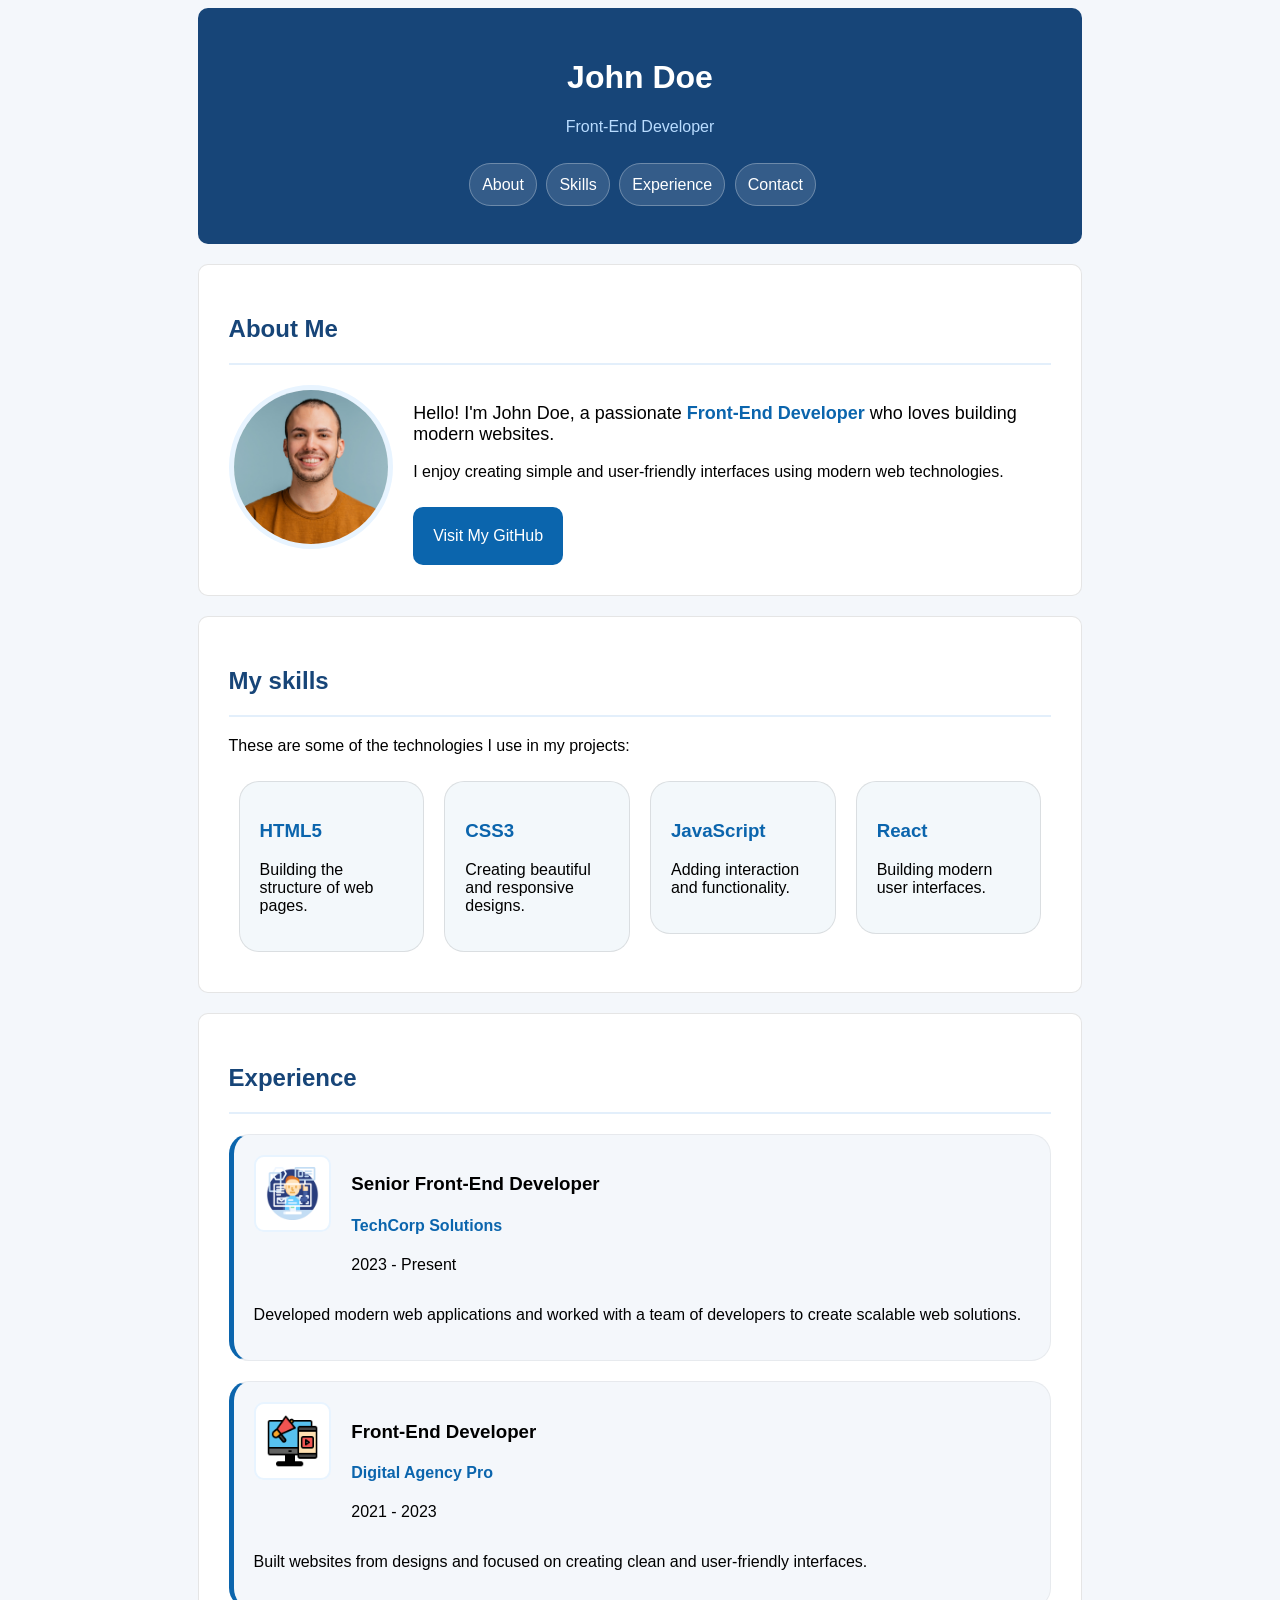
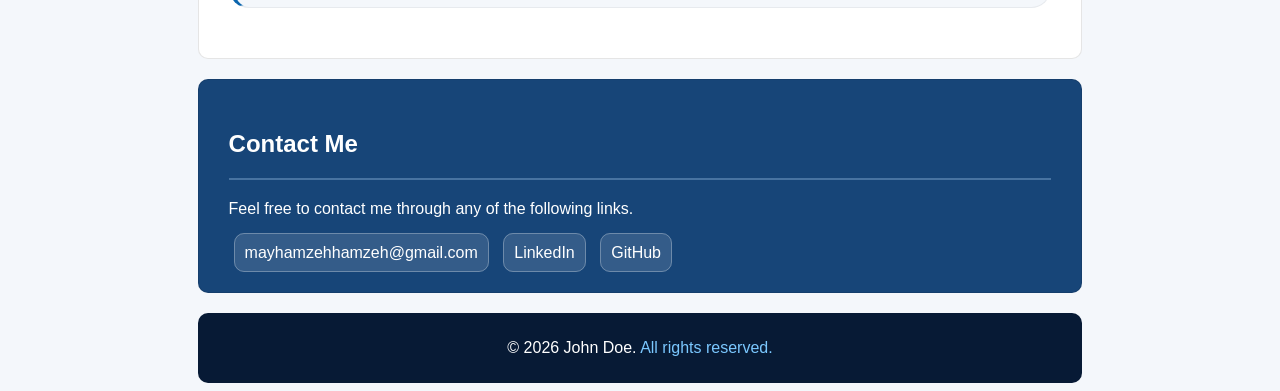
<file: index.html>
<!DOCTYPE html>
<html lang="en">

<head>
    <meta charset="UTF-8">
    <meta name="viewport" content="width=device-width, initial-scale=1.0">
    <title>Personal Portfolio</title>
    <link rel="stylesheet" href="./style.css" />
</head>

<body>
    <div class="container">

        <div class="header">
            <div class="heading">
                <h1>John Doe</h1>
                <p>Front-End Developer</p>
            </div>
            <div class="links">
                <a href="#about">About</a>
                <a href="#skills">Skills</a>
                <a href="#experience">Experience</a>
                <a href="#contact">Contact</a>
            </div>
        </div>


        <div class="about-me" id="about">
            <h2>About Me</h2>
            <hr>
            <img src="./images/John.jpg" alt="John Profile" class="float">
            <div class="float desc">
                <p class="medium">Hello! I'm John Doe, a passionate<strong> Front-End Developer </strong>who loves
                    building modern websites. </p>
                <p class="small"> I enjoy creating simple and user-friendly interfaces using modern web technologies.
                </p>
                <a href="https://github.com/mayhamzeh" target="_blank">Visit My GitHub</a>
            </div>
            <div class="clear"></div>
        </div>

        <div class="my-skilss" id="skills">
            <h2>My skills</h2>
            <hr>
            <p class="small"> These are some of the technologies I use in my projects:</p>
            <div class="carts float">
                <div class="cart float">
                    <h3>HTML5</h3>
                    <p>Building the structure of web pages.</p>
                </div>
            </div>
            <div class="carts float">
                <div class="cart float">
                    <h3>CSS3</h3>
                    <p>Creating beautiful and responsive designs.</p>
                </div>
            </div>
            <div class="carts float">
                <div class="cart float">
                    <h3>JavaScript</h3>
                    <p>Adding interaction and functionality.</p>
                </div>
            </div>
            <div class="carts float">
                <div class="cart ">
                    <h3>React</h3>
                    <p>Building modern user interfaces.</p>
                </div>
            </div>
            <div class="clear"></div>


        </div>



        <div class="exper" id="experience">
            <h2>Experience</h2>
            <hr>
            <div class="senior">
                <img src="./images/Senior-Frontend.png" alt="Senior Front-End" class="float">
                <div class="float body-desc">
                    <h3>Senior Front-End Developer</h3>
                    <h4>TechCorp Solutions</h4>
                    <p>2023 - Present</p>
                </div>
                <div class="clear"></div>
                <p>Developed modern web applications and worked with a team of developers to create scalable web
                    solutions.</p>
            </div>
            <div class="senior">
                <img src="./images/Frontend.png" alt="Front-End" class="float">
                <div class="float body-desc">
                    <h3>Front-End Developer</h3>
                    <h4>Digital Agency Pro</h4>
                    <p>2021 - 2023</p>
                </div>
                <div class="clear"></div>
                <p>Built websites from designs and focused on creating clean and user-friendly interfaces.</p>
            </div>


        </div>


        <div class="contact" id="contact">
            <h2>Contact Me</h2>
            <hr>
            <p>Feel free to contact me through any of the following links.</p>
            <div class="links2">
                <a href="https://mail.google.com/mail/u/0/#inbox" target="_blank">mayhamzehhamzeh@gmail.com</a>
                <a href="https://www.linkedin.com/in/may-hamzeh-a8a87a248/?isSelfProfile=true"
                    target="_blank">LinkedIn</a>
                <a href="https://github.com/mayhamzeh" target="_blank">GitHub</a>


            </div>

        </div>

        <div class="footer">
            <p>© 2026 John Doe.<span> All rights reserved.</span></p>
        </div>

    </div>

</body>

</html>
</file>
<file: style.css>
* {
    box-sizing: border-box;
}

body {
    background-color: #F4F7FB;
    font-family: Arial, Helvetica, sans-serif;
    ;
}


.container {
    width: 70%;
    margin: auto;
    border-radius: 10px;
}

/* Header */

.header {
    background-color: #174578;
    border-radius: 10px;
    text-align: center;
    padding: 30px;
    margin-bottom: 20px;
}

.header .heading p {
    color: #B9DCFF;
}

.header .heading h1 {
    color: #ffffff;

}


.links a {
    color: white;
    border-radius: 30px;
    padding: 12px;
        margin-left:5px;
    background-color: rgba(255, 255, 255, 0.126);
    border: 1px rgba(255, 255, 255, 0.284) solid;
    text-decoration: none;

}

.links {
    margin-top: 20px;
    padding: 20px;
}


/* About Me */

.about-me img {
    width: 20%;
    border-radius: 50%;
    margin-right: 20px;
    border: solid 5px #E8F4FF;


}

hr {
    border: solid 0.2px #acd0f255;
    margin-bottom: 20px;
}

.about-me {
    background-color: white;
    border-radius: 10px;
    border: 0.5px solid rgba(0, 0, 0, 0.101);
    width: 100%;
    padding: 30px;
    margin-bottom: 20px;
}


.clear {
    clear: both;
}

.desc {
    width: 76%;
}

.float {
    float: left;

}


.about-me h2 {
    color: #174578
}

strong {
    color: #0B65AD;
}

.small {
    font-size: 16px;
}

.medium {
    font-size: 18px;

}

.desc a {
    margin-top: 10px;
    background-color: #0B65AD;
    color: white;
    border-radius: 10px;
    padding: 20px;
    text-decoration: none;
    float: left;
}




/* Skills */
.my-skilss h2 {
    color: #174578
}

.my-skilss {

    background-color: white;
    border-radius: 10px;
    border: 0.5px solid rgba(0, 0, 0, 0.101);
    width: 100%;
    padding: 30px;
    margin-bottom: 20px;

}




.cart {
    background-color: #0b64ad0c;
    border-radius: 20px;
    border: 0.5px solid rgba(0, 0, 0, 0.101);
    padding: 20px;

}

.carts {
    padding: 10px;
    width: 25%;

}


.carts .cart h3 {
    color: #0B65AD;

}



/* Experience */
.exper h2 {
    color: #174578
}



.exper {

    background-color: white;
    border-radius: 10px;
    border: 0.5px solid rgba(0, 0, 0, 0.101);
    width: 100%;
    padding: 30px;
    margin-bottom: 20px;

}

.senior img {
    width: 10%;
    border: solid 2.5px #E8F4FF;
    border-radius: 10px;
    padding: 10px;
    margin-right: 20px;
    background-color: white;

}

.senior {
    background-color: #F4F7FB;
    padding: 20px;
    border: 1px rgba(13, 0, 0, 0.050) solid;
    border-radius: 20px;
    border-left: #0B65AD 5px solid;
    margin-bottom: 20px;
}

.body-desc h4 {
    color: #0B65AD;
}


/* Contact Me */
.contact {


    background-color: #174578;
    border-radius: 10px;
    border: 0.5px solid rgba(0, 0, 0, 0.101);
    width: 100%;
    padding: 30px;
    margin-bottom: 20px;

}

.contact h2 {
    color: white;

}


.contact p {
    color: white;

}

.links2 {
    padding-top: 10px;
}

.links2 a {
    color: white;
    border-radius: 10px;
    padding: 10px;
    margin: 5px;
    background-color: rgba(255, 255, 255, 0.126);
    border: 1px rgba(255, 255, 255, 0.284) solid;
    text-decoration: none;

}


/* Footer */
.footer {
    background-color: #071A35;
    color: white;
    text-align: center;
    padding: 10px;
    border-radius: 10px;
}

.footer span {
    color: #7BC8FF;
}
</file>
